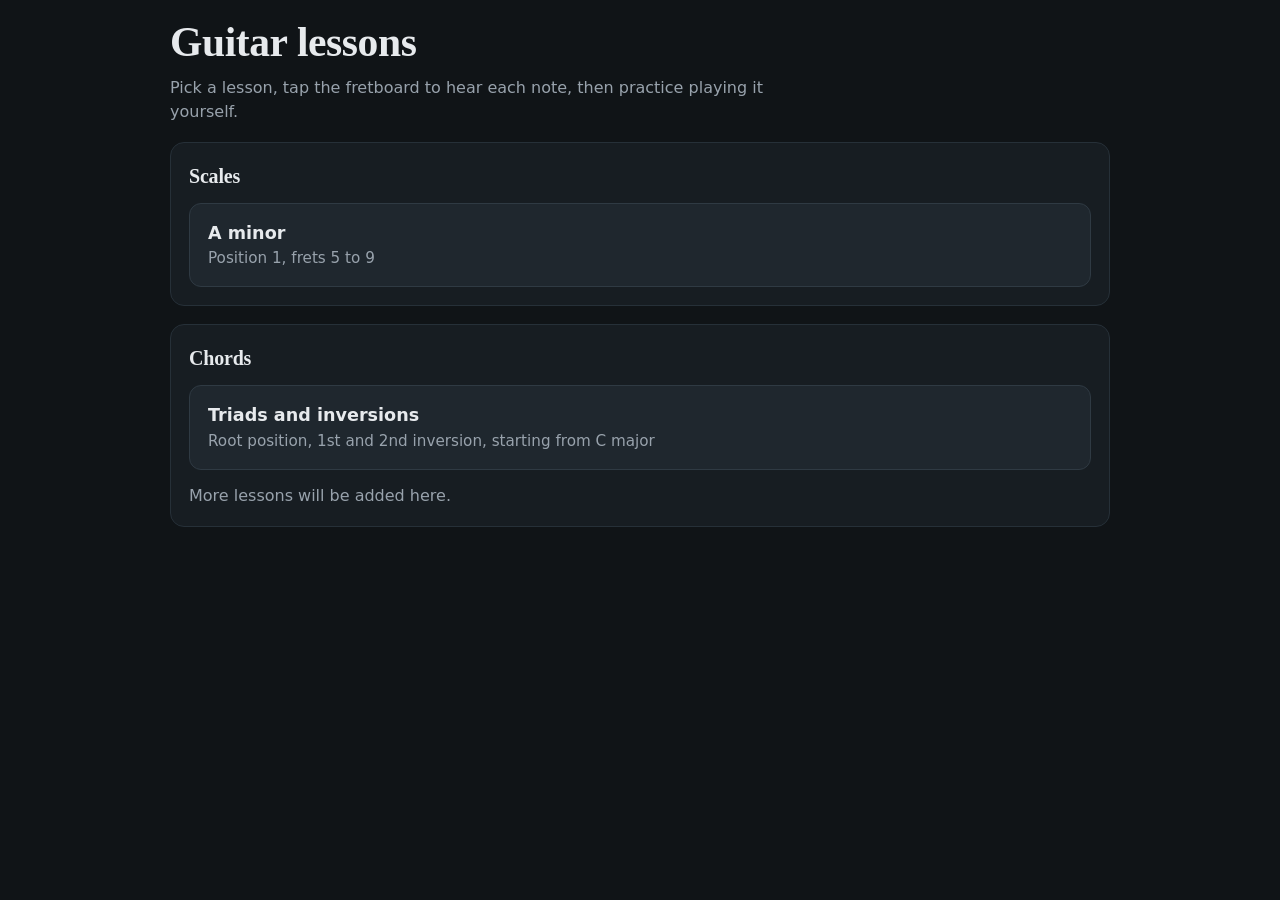
<file: index.html>
<!DOCTYPE html>
<html lang="en">
<head>
  <meta charset="UTF-8">
  <meta name="viewport" content="width=device-width, initial-scale=1">
  <title>Guitar lessons</title>
  <meta name="description" content="Learn guitar scales and triads on an interactive fretboard. Tap the notes to hear them.">
  <link rel="icon" href="data:image/svg+xml,<svg xmlns='http://www.w3.org/2000/svg' viewBox='0 0 100 100'><text y='.9em' font-size='90'>🎸</text></svg>">
  <link rel="stylesheet" href="shared/style.css">
</head>
<body>
  <main class="page">
    <header class="head">
      <h1>Guitar lessons</h1>
      <p class="lede">Pick a lesson, tap the fretboard to hear each note, then practice playing it yourself.</p>
    </header>

    <section class="card" aria-label="Scales">
      <h2>Scales</h2>
      <ul class="scale-list">
        <li>
          <a class="scale-link" href="a-minor/">
            <strong>A minor</strong>
            <span>Position 1, frets 5 to 9</span>
          </a>
        </li>
      </ul>
    </section>

    <section class="card" aria-label="Chords">
      <h2>Chords</h2>
      <ul class="scale-list">
        <li>
          <a class="scale-link" href="triads/">
            <strong>Triads and inversions</strong>
            <span>Root position, 1st and 2nd inversion, starting from C major</span>
          </a>
        </li>
      </ul>
      <p class="more">More lessons will be added here.</p>
    </section>
  </main>
</body>
</html>
</file>
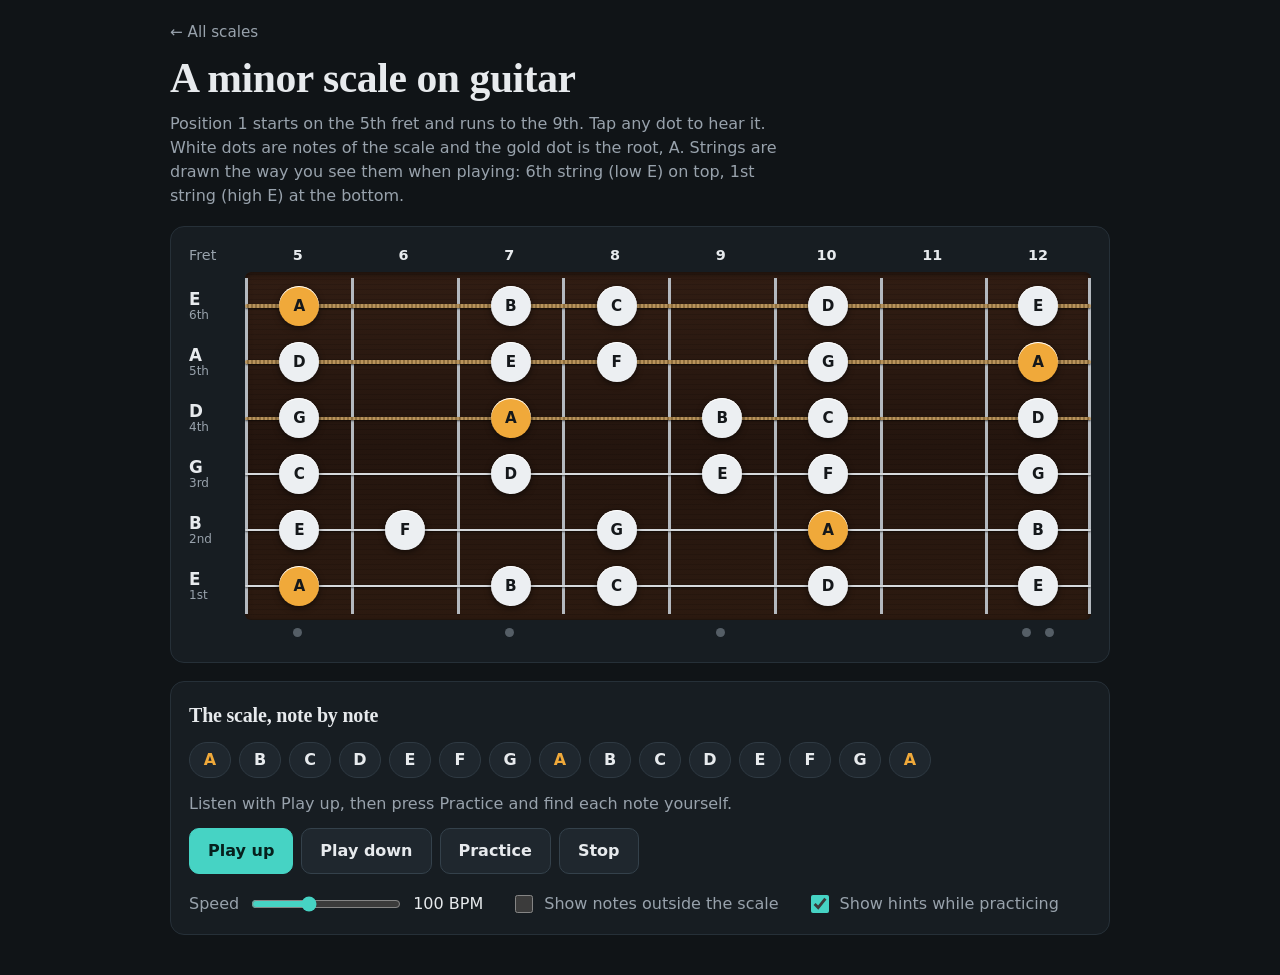
<file: a-minor/index.html>
<!DOCTYPE html>
<html lang="en">
<head>
  <meta charset="UTF-8">
  <meta name="viewport" content="width=device-width, initial-scale=1">
  <title>A minor scale on guitar</title>
  <meta name="description" content="Learn the A minor scale on guitar from the 5th fret. Tap the notes to hear them.">
  <link rel="icon" href="data:image/svg+xml,<svg xmlns='http://www.w3.org/2000/svg' viewBox='0 0 100 100'><text y='.9em' font-size='90'>🎸</text></svg>">
  <link rel="stylesheet" href="../shared/style.css">
</head>
<body>
  <main class="page">
    <header class="head">
      <a class="back" href="../">&larr; All scales</a>
      <h1>A minor scale on guitar</h1>
      <p class="lede">
        Position 1 starts on the 5th fret and runs to the 9th. Tap any dot to hear it.
        White dots are notes of the scale and the gold dot is the root, A.
        Strings are drawn the way you see them when playing: 6th string (low E) on top, 1st string (high E) at the bottom.
      </p>
    </header>

    <section class="card" aria-label="Guitar fretboard">
      <div class="neck-scroll">
        <div class="neck only-scale" id="neck"></div>
      </div>
      <p class="swipe">Swipe sideways to see all frets.</p>
    </section>

    <section class="card" aria-label="Scale notes">
      <h2>The scale, note by note</h2>
      <ol id="strip" class="strip"></ol>
      <p id="status" class="status" aria-live="polite"></p>

      <div class="actions">
        <button type="button" id="playUp" class="btn primary">Play up</button>
        <button type="button" id="playDown" class="btn">Play down</button>
        <button type="button" id="practice" class="btn">Practice</button>
        <button type="button" id="stop" class="btn">Stop</button>
      </div>

      <div class="settings">
        <label class="speed" for="bpm">
          Speed
          <input type="range" id="bpm" min="40" max="200" step="5" value="100">
          <output id="bpmOut" for="bpm">100 BPM</output>
        </label>
        <label class="check"><input type="checkbox" id="showOut"> Show notes outside the scale</label>
        <label class="check"><input type="checkbox" id="showHint" checked> Show hints while practicing</label>
      </div>
    </section>
  </main>

  <script src="scale.js"></script>
  <script src="../shared/engine.js"></script>
</body>
</html>
</file>
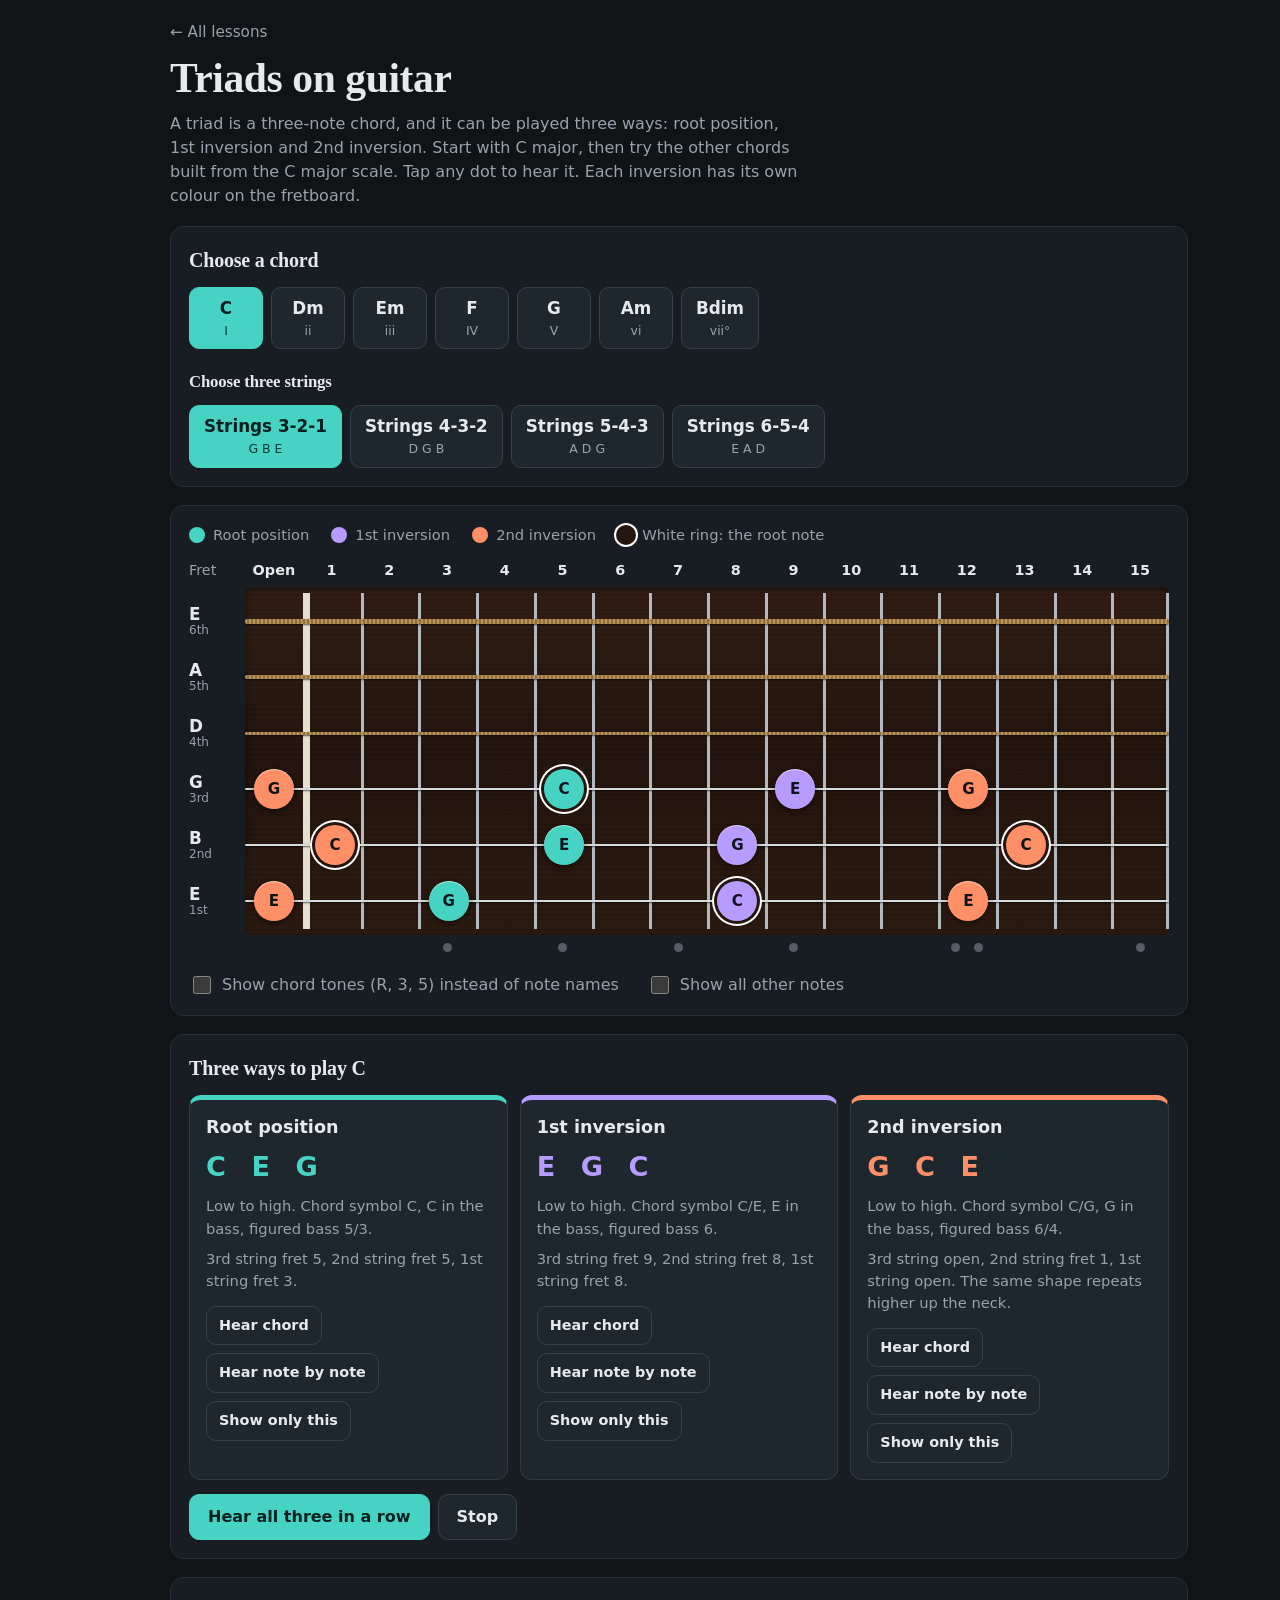
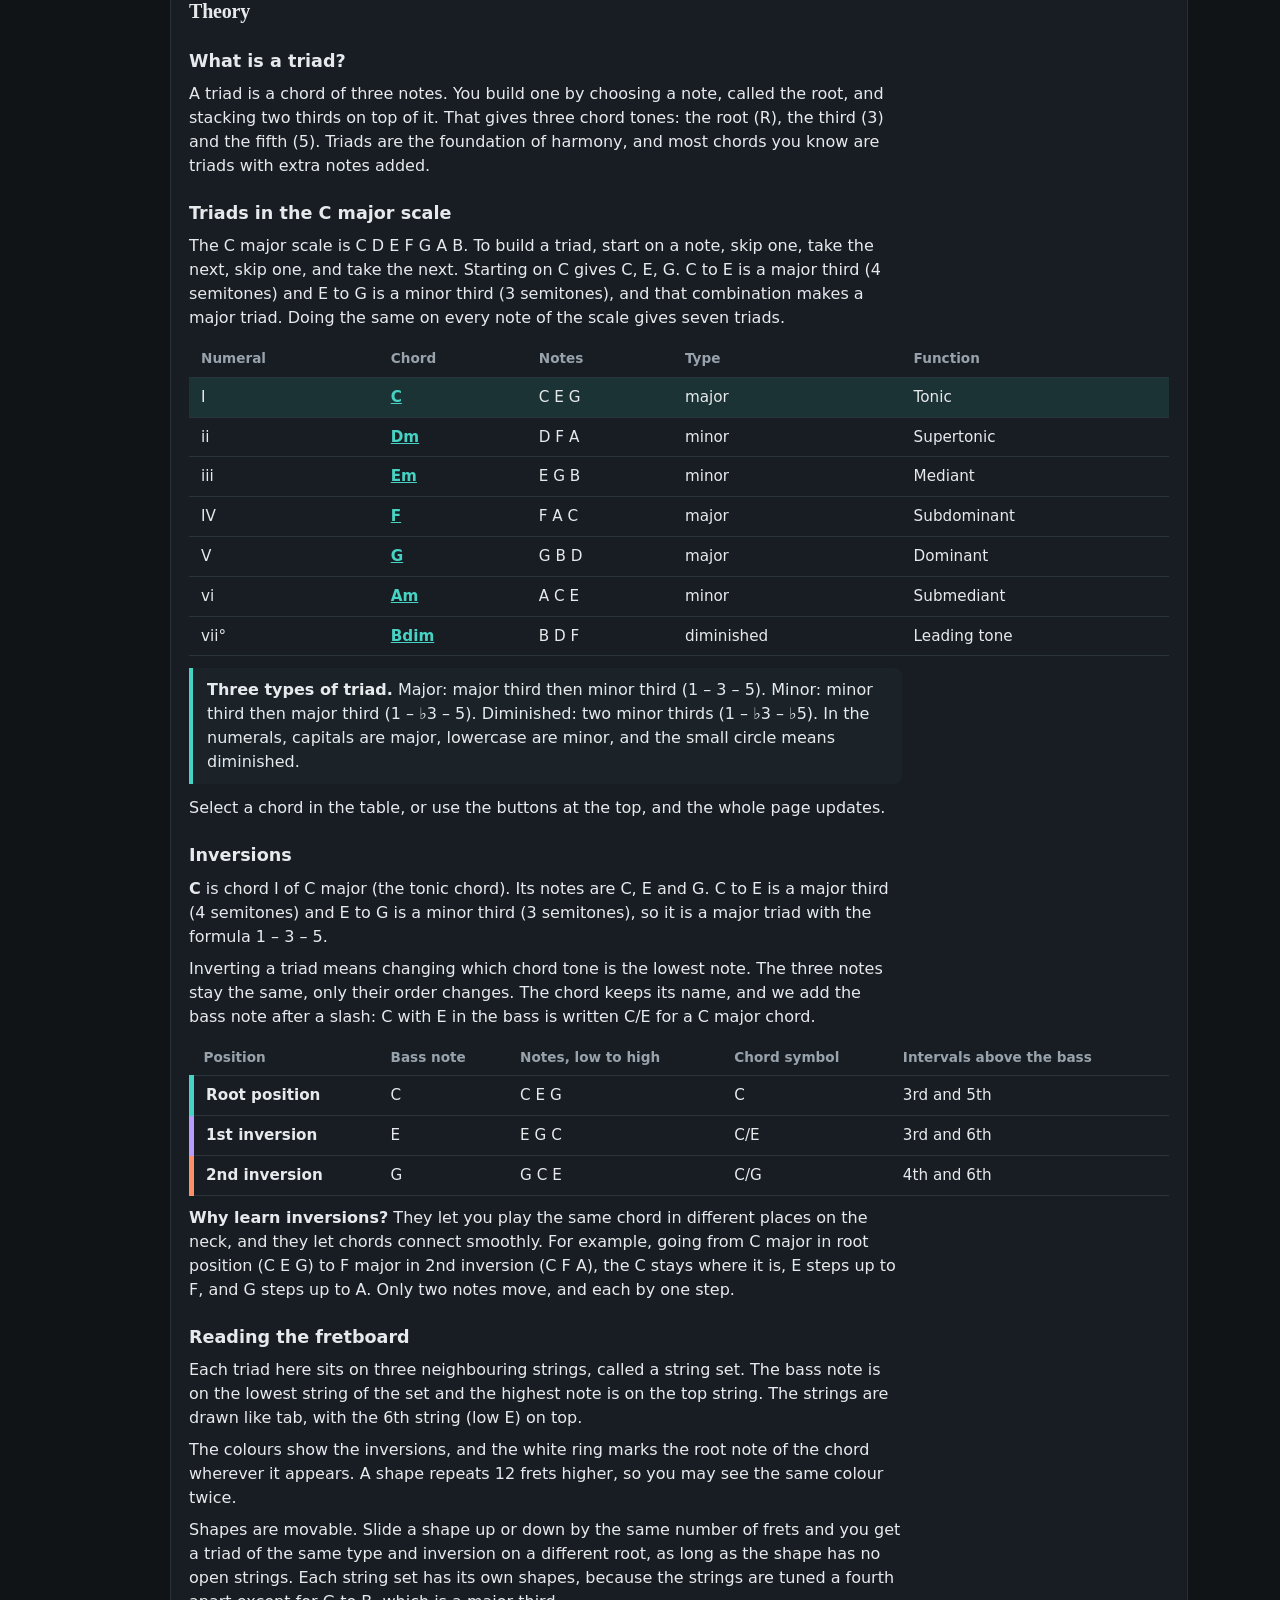
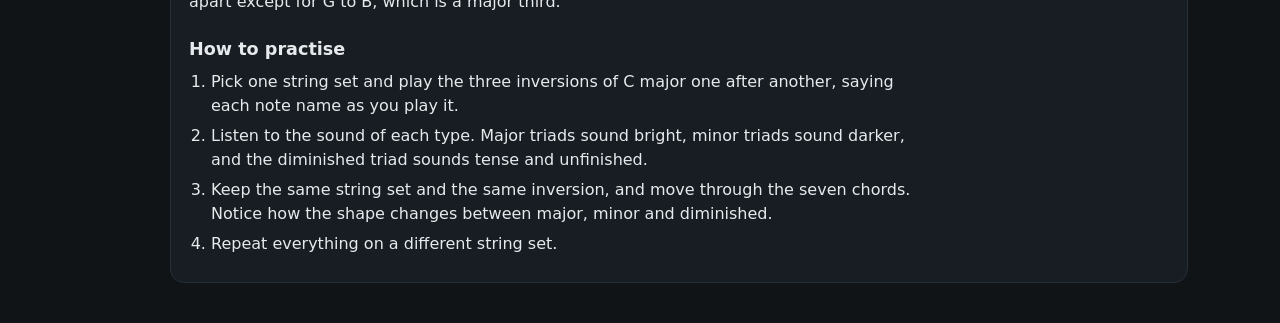
<file: triads/index.html>
<!DOCTYPE html>
<html lang="en">
<head>
  <meta charset="UTF-8">
  <meta name="viewport" content="width=device-width, initial-scale=1">
  <title>Triads on guitar</title>
  <meta name="description" content="Learn triads and their inversions on guitar, starting from the C major scale. Colour-coded shapes, sound and theory.">
  <link rel="icon" href="data:image/svg+xml,<svg xmlns='http://www.w3.org/2000/svg' viewBox='0 0 100 100'><text y='.9em' font-size='90'>🎸</text></svg>">
  <link rel="stylesheet" href="../shared/style.css">
  <link rel="stylesheet" href="triads.css">
</head>
<body>
  <main class="page">
    <header class="head">
      <a class="back" href="../">&larr; All lessons</a>
      <h1>Triads on guitar</h1>
      <p class="lede">
        A triad is a three-note chord, and it can be played three ways: root position, 1st inversion and 2nd inversion.
        Start with C major, then try the other chords built from the C major scale.
        Tap any dot to hear it. Each inversion has its own colour on the fretboard.
      </p>
    </header>

    <section class="card" aria-label="Choose chord and strings">
      <h2>Choose a chord</h2>
      <div id="chordSeg" class="seg" role="group" aria-label="Chord"></div>
      <h2 class="sub">Choose three strings</h2>
      <div id="setSeg" class="seg" role="group" aria-label="String set"></div>
    </section>

    <section class="card" aria-label="Guitar fretboard">
      <div class="legend">
        <span><i class="dot d0"></i> Root position</span>
        <span><i class="dot d1"></i> 1st inversion</span>
        <span><i class="dot d2"></i> 2nd inversion</span>
        <span><i class="dot ring"></i> White ring: the root note</span>
      </div>
      <div class="neck-scroll">
        <div class="neck only-scale" id="neck"></div>
      </div>
      <p class="swipe">Swipe sideways to see all frets.</p>
      <div class="options">
        <label class="check"><input type="checkbox" id="showTones"> Show chord tones (R, 3, 5) instead of note names</label>
        <label class="check"><input type="checkbox" id="showAll"> Show all other notes</label>
      </div>
    </section>

    <section class="card" aria-label="The three inversions">
      <h2>Three ways to play <span class="chord-name">C</span></h2>
      <div id="cards" class="inv-cards"></div>
      <div class="row-actions">
        <button type="button" id="playAll" class="btn primary">Hear all three in a row</button>
        <button type="button" id="stop" class="btn">Stop</button>
      </div>
    </section>

    <section class="card theory" aria-label="Theory">
      <h2>Theory</h2>

      <h3>What is a triad?</h3>
      <p>
        A triad is a chord of three notes. You build one by choosing a note, called the root, and stacking two thirds on top of it.
        That gives three chord tones: the root (R), the third (3) and the fifth (5).
        Triads are the foundation of harmony, and most chords you know are triads with extra notes added.
      </p>

      <h3>Triads in the C major scale</h3>
      <p>
        The C major scale is C D E F G A B. To build a triad, start on a note, skip one, take the next, skip one, and take the next.
        Starting on C gives C, E, G. C to E is a major third (4 semitones) and E to G is a minor third (3 semitones), and that combination makes a major triad.
        Doing the same on every note of the scale gives seven triads.
      </p>
      <div class="table-wrap">
        <table class="table" id="diatonic">
          <thead><tr><th>Numeral</th><th>Chord</th><th>Notes</th><th>Type</th><th>Function</th></tr></thead>
          <tbody></tbody>
        </table>
      </div>
      <p class="rule">
        <strong>Three types of triad.</strong>
        Major: major third then minor third (1 – 3 – 5).
        Minor: minor third then major third (1 – ♭3 – 5).
        Diminished: two minor thirds (1 – ♭3 – ♭5).
        In the numerals, capitals are major, lowercase are minor, and the small circle means diminished.
      </p>
      <p>Select a chord in the table, or use the buttons at the top, and the whole page updates.</p>

      <h3>Inversions</h3>
      <p id="chordFacts"></p>
      <p>
        Inverting a triad means changing which chord tone is the lowest note. The three notes stay the same, only their order changes.
        The chord keeps its name, and we add the bass note after a slash: <span class="chord-name">C</span> with E in the bass is written C/E for a C major chord.
      </p>
      <div class="table-wrap">
        <table class="table" id="invTable">
          <thead><tr><th>Position</th><th>Bass note</th><th>Notes, low to high</th><th>Chord symbol</th><th>Intervals above the bass</th></tr></thead>
          <tbody></tbody>
        </table>
      </div>
      <p>
        <strong>Why learn inversions?</strong>
        They let you play the same chord in different places on the neck, and they let chords connect smoothly.
        For example, going from C major in root position (C E G) to F major in 2nd inversion (C F A), the C stays where it is, E steps up to F, and G steps up to A.
        Only two notes move, and each by one step.
      </p>

      <h3>Reading the fretboard</h3>
      <p>
        Each triad here sits on three neighbouring strings, called a string set. The bass note is on the lowest string of the set and the highest note is on the top string.
        The strings are drawn like tab, with the 6th string (low E) on top.
      </p>
      <p>
        The colours show the inversions, and the white ring marks the root note of the chord wherever it appears.
        A shape repeats 12 frets higher, so you may see the same colour twice.
      </p>
      <p>
        Shapes are movable. Slide a shape up or down by the same number of frets and you get a triad of the same type and inversion on a different root, as long as the shape has no open strings.
        Each string set has its own shapes, because the strings are tuned a fourth apart except for G to B, which is a major third.
      </p>

      <h3>How to practise</h3>
      <ol>
        <li>Pick one string set and play the three inversions of C major one after another, saying each note name as you play it.</li>
        <li>Listen to the sound of each type. Major triads sound bright, minor triads sound darker, and the diminished triad sounds tense and unfinished.</li>
        <li>Keep the same string set and the same inversion, and move through the seven chords. Notice how the shape changes between major, minor and diminished.</li>
        <li>Repeat everything on a different string set.</li>
      </ol>
    </section>
  </main>

  <script src="../shared/audio.js"></script>
  <script src="triads.js"></script>
</body>
</html>
</file>
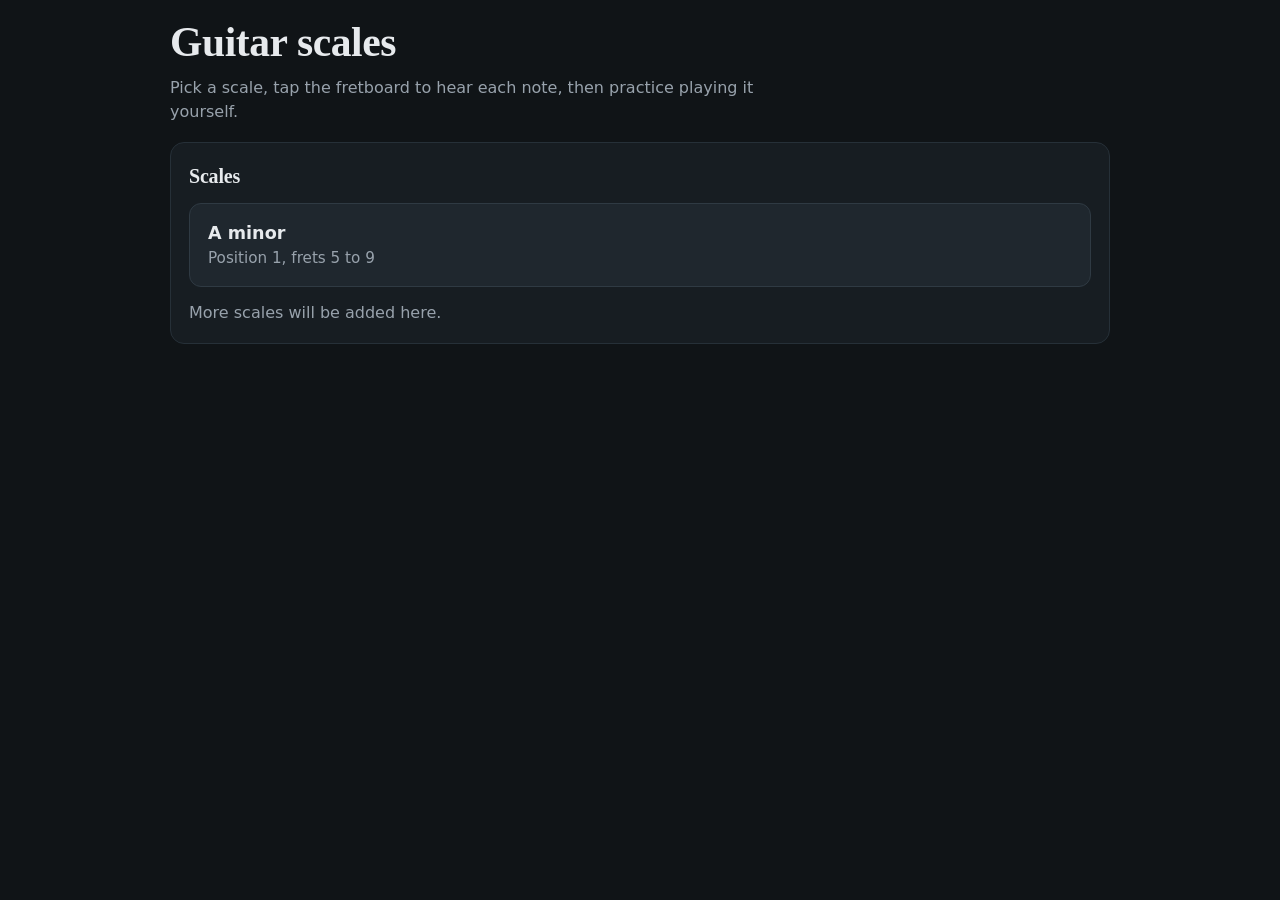
<file: index (1).html>
<!DOCTYPE html>
<html lang="en">
<head>
  <meta charset="UTF-8">
  <meta name="viewport" content="width=device-width, initial-scale=1">
  <title>Guitar scales</title>
  <meta name="description" content="Learn guitar scales on an interactive fretboard. Tap the notes to hear them.">
  <link rel="icon" href="data:image/svg+xml,<svg xmlns='http://www.w3.org/2000/svg' viewBox='0 0 100 100'><text y='.9em' font-size='90'>🎸</text></svg>">
  <link rel="stylesheet" href="shared/style.css">
</head>
<body>
  <main class="page">
    <header class="head">
      <h1>Guitar scales</h1>
      <p class="lede">Pick a scale, tap the fretboard to hear each note, then practice playing it yourself.</p>
    </header>

    <section class="card" aria-label="Scales">
      <h2>Scales</h2>
      <ul class="scale-list">
        <li>
          <a class="scale-link" href="a-minor/">
            <strong>A minor</strong>
            <span>Position 1, frets 5 to 9</span>
          </a>
        </li>
      </ul>
      <p class="more">More scales will be added here.</p>
    </section>
  </main>
</body>
</html>
</file>
<file: shared/style.css>
:root {
  color-scheme: dark;
  --bg: #101417;
  --card: #171d22;
  --card-line: #263038;
  --text: #e7eaed;
  --muted: #98a2ac;
  --pearl: #eceff2;
  --amber: #f0a93a;
  --teal: #46d3c4;
  --bad: #ff6b7a;
  --fret: #b4b9bf;
}

* { box-sizing: border-box; }

body {
  margin: 0;
  min-height: 100svh;
  padding: 20px 16px 40px;
  background: var(--bg);
  color: var(--text);
  font: 16px/1.5 system-ui, -apple-system, "Segoe UI", Roboto, sans-serif;
}

.page { max-width: 940px; margin: 0 auto; display: grid; gap: 18px; }

h1, h2 {
  margin: 0;
  font-family: "Iowan Old Style", "Palatino Linotype", Palatino, Georgia, serif;
  font-weight: 700;
  letter-spacing: -0.01em;
}
h1 { font-size: clamp(1.8rem, 5.5vw, 2.6rem); line-height: 1.1; }
h2 { font-size: 1.25rem; margin-bottom: 12px; }

.lede { margin: 10px 0 0; max-width: 62ch; color: var(--muted); }

.card {
  background: var(--card);
  border: 1px solid var(--card-line);
  border-radius: 14px;
  padding: 18px;
}

/* ---------- Fretboard ---------- */
.neck-scroll { overflow-x: auto; padding-bottom: 6px; }

.neck {
  --label: 56px;
  --cols: 8;
  min-width: 640px;
}

.fret-nums,
.inlays,
.row {
  display: grid;
  grid-template-columns: var(--label) repeat(var(--cols), minmax(0, 1fr));
}

.fret-nums { padding-bottom: 6px; color: var(--muted); font-size: 0.9rem; text-align: center; }
.fret-nums .lbl { text-align: left; }
.fret-nums span:not(.lbl) { font-weight: 700; color: var(--text); }

.rows { position: relative; padding: 6px 0; }

.wood {
  position: absolute;
  left: var(--label);
  right: 0;
  top: 0;
  bottom: 0;
  border-radius: 6px;
  background:
    repeating-linear-gradient(0deg, rgba(0, 0, 0, 0.13) 0 1px, transparent 1px 5px),
    linear-gradient(180deg, #311d13, #24150e 50%, #2c1a10);
  box-shadow: inset 0 2px 6px rgba(0, 0, 0, 0.5);
}

.row { position: relative; height: 56px; align-items: stretch; }

.string-name {
  display: flex;
  flex-direction: column;
  align-items: flex-start;
  justify-content: center;
  line-height: 1.1;
}
.string-name b { font-size: 1.05rem; }
.string-name small { color: var(--muted); font-size: 0.75rem; }

.string-line {
  position: absolute;
  left: var(--label);
  right: 0;
  top: 50%;
  height: var(--t);
  margin-top: calc(var(--t) / -2);
  border-radius: 2px;
  background: #d6d9dc;
  box-shadow: 0 1px 2px rgba(0, 0, 0, 0.6);
  z-index: 2;
  pointer-events: none;
}
.row.wound .string-line {
  background: repeating-linear-gradient(90deg, #b8935c 0 2px, #8f6f3f 2px 4px);
}
.string-line.vib { animation: vib 0.7s ease-out; }

@keyframes vib {
  0%   { transform: scaleY(2.8); }
  25%  { transform: scaleY(1.2); }
  50%  { transform: scaleY(2.1); }
  75%  { transform: scaleY(1.1); }
  100% { transform: scaleY(1); }
}

.cell {
  display: grid;
  place-items: center;
  border-left: 3px solid var(--fret);
}
.cell:last-child { border-right: 3px solid var(--fret); }

.note {
  position: relative;
  z-index: 3;
  width: 40px;
  height: 40px;
  padding: 0;
  border: 0;
  border-radius: 50%;
  font: 700 0.95rem/1 system-ui, sans-serif;
  cursor: pointer;
  touch-action: manipulation;
  -webkit-tap-highlight-color: transparent;
  transition: transform 80ms;
}
.note:active { transform: scale(0.92); }

.note.in {
  background: var(--pearl);
  color: #15181b;
  box-shadow: inset 0 1px 0 #fff, 0 2px 6px rgba(0, 0, 0, 0.55);
}
.note.root { background: var(--amber); }
.note.out {
  background: rgba(255, 255, 255, 0.07);
  color: #a79e93;
  font-weight: 500;
  font-size: 0.85rem;
  border: 1px solid rgba(255, 255, 255, 0.14);
}
.neck.only-scale .note.out { visibility: hidden; }

.note.now { animation: pop 0.4s ease-out; }
.note.wrong { animation: miss 0.45s ease-out; }
.note.target { box-shadow: 0 0 0 3px #24150e, 0 0 0 6px var(--teal); animation: ring 0.9s ease-in-out infinite alternate; }

@keyframes pop {
  0%   { transform: scale(1.22); box-shadow: 0 0 0 0 rgba(70, 211, 196, 0.9), 0 0 18px 6px rgba(70, 211, 196, 0.7); }
  100% { transform: scale(1); box-shadow: 0 0 0 10px rgba(70, 211, 196, 0), 0 0 0 0 rgba(70, 211, 196, 0); }
}
@keyframes miss {
  0%, 100% { transform: translateX(0); }
  20% { transform: translateX(-5px); background: var(--bad); }
  40% { transform: translateX(5px); background: var(--bad); }
  60% { transform: translateX(-3px); }
  80% { transform: translateX(3px); }
}
@keyframes ring {
  from { box-shadow: 0 0 0 3px #24150e, 0 0 0 5px var(--teal); }
  to   { box-shadow: 0 0 0 3px #24150e, 0 0 0 8px rgba(70, 211, 196, 0.45); }
}

.inlays { padding-top: 6px; }
.inlays span { display: flex; justify-content: center; gap: 14px; height: 12px; align-items: center; }
.inlays i { width: 9px; height: 9px; border-radius: 50%; background: #555e66; }

.swipe { display: none; margin: 8px 0 0; color: var(--muted); font-size: 0.85rem; }

/* ---------- Scale strip + controls ---------- */
.strip { list-style: none; margin: 0; padding: 0; display: flex; flex-wrap: wrap; gap: 8px; }

.strip li {
  min-width: 42px;
  padding: 5px 12px;
  border: 1px solid #2f3a43;
  border-radius: 999px;
  background: #1f272e;
  text-align: center;
  font-weight: 700;
}
.strip li.root { color: var(--amber); }
.strip li.done { color: var(--teal); border-color: rgba(70, 211, 196, 0.45); }
.strip li.next { outline: 2px solid var(--teal); outline-offset: 2px; }
.strip li.now { background: var(--pearl); color: #15181b; border-color: var(--pearl); }

.status { min-height: 1.5em; margin: 14px 0 0; color: var(--muted); }

.actions { display: flex; flex-wrap: wrap; gap: 8px; margin-top: 12px; }

.btn {
  padding: 10px 18px;
  border: 1px solid #34414b;
  border-radius: 10px;
  background: #1f272e;
  color: var(--text);
  font: inherit;
  font-weight: 600;
  cursor: pointer;
}
.btn:hover { border-color: var(--teal); }
.btn.primary { background: var(--teal); border-color: var(--teal); color: #06201d; }
.btn[aria-pressed="true"] { background: var(--teal); border-color: var(--teal); color: #06201d; }

.settings { display: flex; flex-wrap: wrap; gap: 14px 28px; align-items: center; margin-top: 18px; color: var(--muted); }
.speed { display: flex; align-items: center; gap: 10px; }
.speed input { width: 150px; accent-color: var(--teal); }
.speed output { min-width: 5.5ch; color: var(--text); font-variant-numeric: tabular-nums; }
.check { display: flex; align-items: center; gap: 8px; cursor: pointer; }
.check input { width: 18px; height: 18px; accent-color: var(--teal); }

button:focus-visible, input:focus-visible {
  outline: 3px solid var(--teal);
  outline-offset: 2px;
}

@media (max-width: 700px) {
  .swipe { display: block; }
  .card { padding: 14px; }
}

@media (prefers-reduced-motion: reduce) {
  .string-line.vib, .note.now, .note.wrong, .note.target { animation: none; }
  .note.target { box-shadow: 0 0 0 3px #24150e, 0 0 0 6px var(--teal); }
}

/* ---------- Navigation and home page ---------- */
.back {
  display: inline-block;
  margin-bottom: 12px;
  color: var(--muted);
  text-decoration: none;
  font-size: 0.95rem;
}
.back:hover { color: var(--teal); }

.scale-list { list-style: none; margin: 0; padding: 0; display: grid; gap: 10px; }

.scale-link {
  display: block;
  padding: 16px 18px;
  border: 1px solid #2f3a43;
  border-radius: 12px;
  background: #1f272e;
  color: var(--text);
  text-decoration: none;
}
.scale-link:hover { border-color: var(--teal); }
.scale-link strong { display: block; font-size: 1.1rem; }
.scale-link span { color: var(--muted); font-size: 0.95rem; }

.more { margin: 14px 0 0; color: var(--muted); }
</file>
<file: triads/triads.css>
/* Page-specific styles for the triads lesson. Shared styles come from ../shared/style.css */
:root {
  --c0: #46d3c4; /* root position  */
  --c1: #b79bff; /* 1st inversion  */
  --c2: #ff8f66; /* 2nd inversion  */
}

h3 { margin: 22px 0 8px; font-size: 1.1rem; }
.sub { margin: 20px 0 10px; font-size: 1.05rem; }

/* ---------- Pickers ---------- */
.seg { display: flex; flex-wrap: wrap; gap: 8px; }
.seg-btn {
  display: grid;
  gap: 1px;
  min-width: 74px;
  padding: 8px 14px;
  border: 1px solid #34414b;
  border-radius: 10px;
  background: #1f272e;
  color: var(--text);
  font: inherit;
  text-align: center;
  cursor: pointer;
}
.seg-btn b { font-size: 1.05rem; }
.seg-btn small { color: var(--muted); font-size: 0.78rem; }
.seg-btn:hover { border-color: var(--teal); }
.seg-btn[aria-pressed="true"] { background: var(--teal); border-color: var(--teal); color: #06201d; }
.seg-btn[aria-pressed="true"] small { color: #0c3a35; }

/* ---------- Fretboard ---------- */
.neck { min-width: 980px; }
.cell.open { border-left: 0; }
.cell.after-nut { border-left: 7px solid #e6dfcf; }

.note.inv0, .note.inv1, .note.inv2 {
  color: #10151a;
  box-shadow: inset 0 1px 0 rgba(255, 255, 255, 0.5), 0 2px 6px rgba(0, 0, 0, 0.55);
}
.note.inv0 { background: var(--c0); }
.note.inv1 { background: var(--c1); }
.note.inv2 { background: var(--c2); }
.note.rt { box-shadow: 0 0 0 3px #24150e, 0 0 0 5px #fff, 0 2px 6px rgba(0, 0, 0, 0.55); }
.neck.focusing .note.dim { opacity: 0.18; }

.legend { display: flex; flex-wrap: wrap; gap: 8px 22px; margin: 0 0 14px; color: var(--muted); font-size: 0.92rem; }
.legend span { display: inline-flex; align-items: center; gap: 8px; }
.dot { width: 16px; height: 16px; border-radius: 50%; }
.dot.d0 { background: var(--c0); }
.dot.d1 { background: var(--c1); }
.dot.d2 { background: var(--c2); }
.dot.ring { background: #24150e; box-shadow: 0 0 0 2px #24150e, 0 0 0 4px #fff; }

.options { display: flex; flex-wrap: wrap; gap: 10px 28px; margin-top: 14px; color: var(--muted); }

/* ---------- Inversion cards ---------- */
.inv-cards { display: grid; gap: 12px; grid-template-columns: repeat(auto-fit, minmax(250px, 1fr)); }
.inv-card {
  padding: 14px 16px 16px;
  border: 1px solid #2f3a43;
  border-top: 5px solid var(--c);
  border-radius: 12px;
  background: #1f272e;
}
.inv-card h3 { margin: 0 0 6px; }
.notes-line { margin: 0; font-size: 1.7rem; font-weight: 800; letter-spacing: 0.08em; color: var(--c); white-space: pre; }
.inv-card .meta, .inv-card .frets { margin: 8px 0 0; color: var(--muted); font-size: 0.92rem; }
.card-actions { display: flex; flex-wrap: wrap; gap: 8px; margin-top: 14px; }
.card-actions .btn { padding: 8px 12px; font-size: 0.9rem; }
.row-actions { display: flex; flex-wrap: wrap; gap: 8px; margin-top: 14px; }

/* ---------- Theory ---------- */
.theory p, .theory li { max-width: 70ch; }
.theory p { margin: 8px 0; }
.theory ol { margin: 8px 0; padding-left: 22px; }
.theory li { margin: 6px 0; }
.theory .rule {
  margin: 12px 0;
  padding: 10px 14px;
  border-left: 4px solid var(--teal);
  background: #1b2329;
  border-radius: 0 8px 8px 0;
}

.table-wrap { overflow-x: auto; margin: 10px 0; }
.table { width: 100%; border-collapse: collapse; min-width: 480px; font-size: 0.95rem; }
.table th, .table td { padding: 8px 12px; text-align: left; border-bottom: 1px solid #2a343c; }
.table th { color: var(--muted); font-weight: 600; font-size: 0.85rem; }
.table tr.sel td { background: rgba(70, 211, 196, 0.12); }
.table td.swatch { border-left: 5px solid var(--c0); font-weight: 600; }
.table td.swatch.inv1 { border-left-color: var(--c1); }
.table td.swatch.inv2 { border-left-color: var(--c2); }

.link-btn {
  padding: 0;
  border: 0;
  background: none;
  color: var(--teal);
  font: inherit;
  font-weight: 700;
  text-decoration: underline;
  cursor: pointer;
}
</file>
